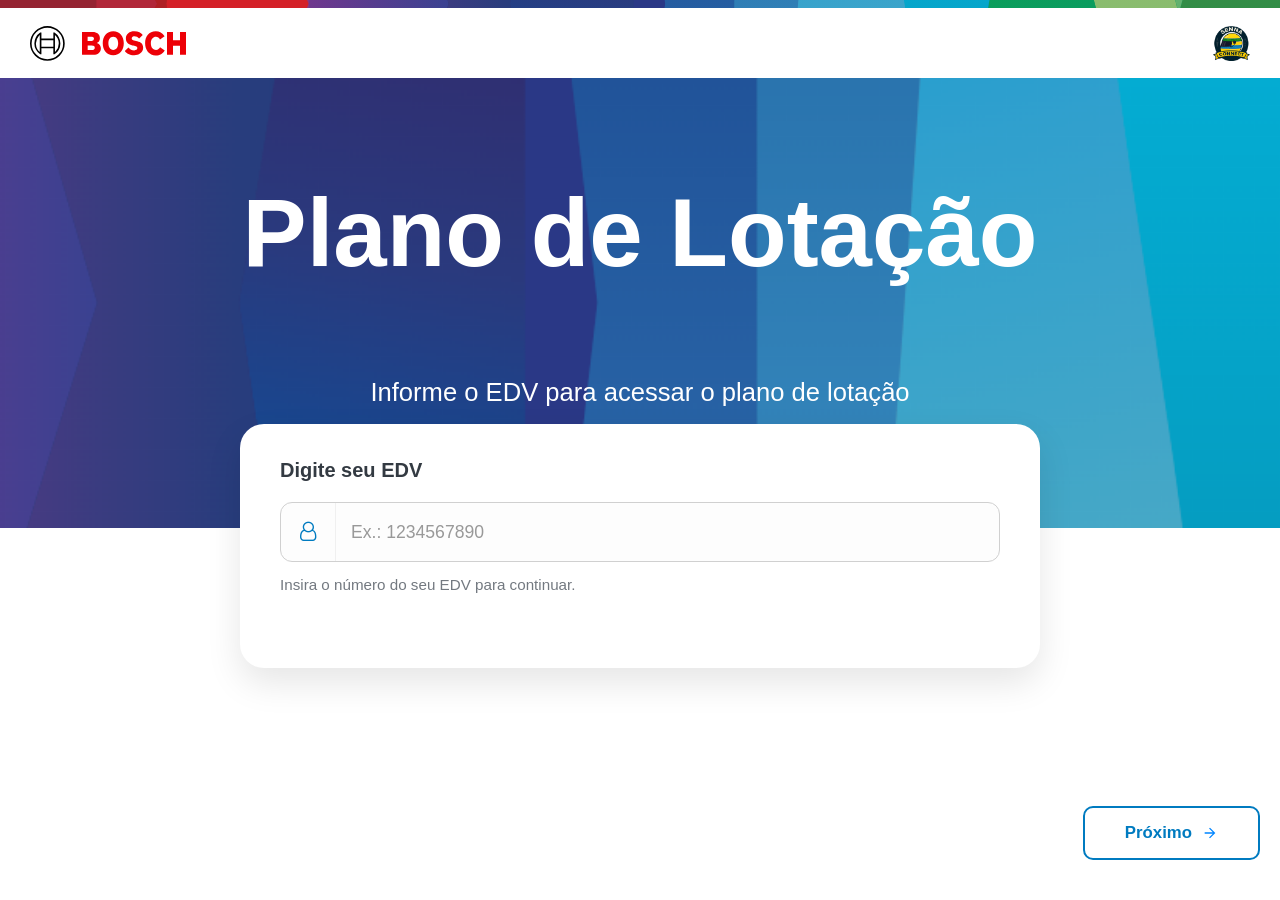
<file: Plano de Lotacao/public/frontend/index.html>
<!DOCTYPE html>
<html lang="pt-BR">
<head>
  <meta charset="UTF-8">
  <meta name="viewport" content="width=device-width, initial-scale=1.0">
  <title>Plano de Lotação</title>
  <link rel="stylesheet" href="https://cdnjs.cloudflare.com/ajax/libs/font-awesome/4.7.0/css/font-awesome.min.css">
  <link rel="stylesheet" href="style.css">
</head>
<body>
  <header id="header-bar"></header>

  <nav>
    <figure>
      <img src="images/bosch-logo.d801fe2509a37d2d.svg">
      <img src="images/LogoSENNACONNECT.png">
    </figure>
  </nav>

  <main class="content-wrapper">
    <section class="hero-section hero-login-section">
      <h1 class=" main-title">Plano de Lotação</h1>
      <span>Informe o EDV para acessar o plano de lotação</span>

      <div class="login-card" id="login-card">  
        <h3>Digite seu EDV</h3>

        <div class="input-icon-container">
          <div class="input-icon-left">
            <i class="fa fa-user-o" aria-hidden="true"></i>
          </div>
          <input
            type="number" 
            id="edv-login"
            class="input-custom-login"
            placeholder="Ex.: 1234567890"
            min="0"
            inputmode="numeric"
            data-max-digits="10"
            required
          >
        </div>

        <p class="input-help-text">Insira o número do seu EDV para continuar.</p>
        <p id="mensagem-login" class="mensagem-form"></p>
      </div>
    </section>
  </main>

  <footer class="footer-action">
    <button class="btn-proxima-tela" type="button">Próximo <img src="images/setaDireitaAzul.svg" alt=""></button>
  </footer>

  <script src="scripts/scripts.js"></script>
</body>
</html>
</file>
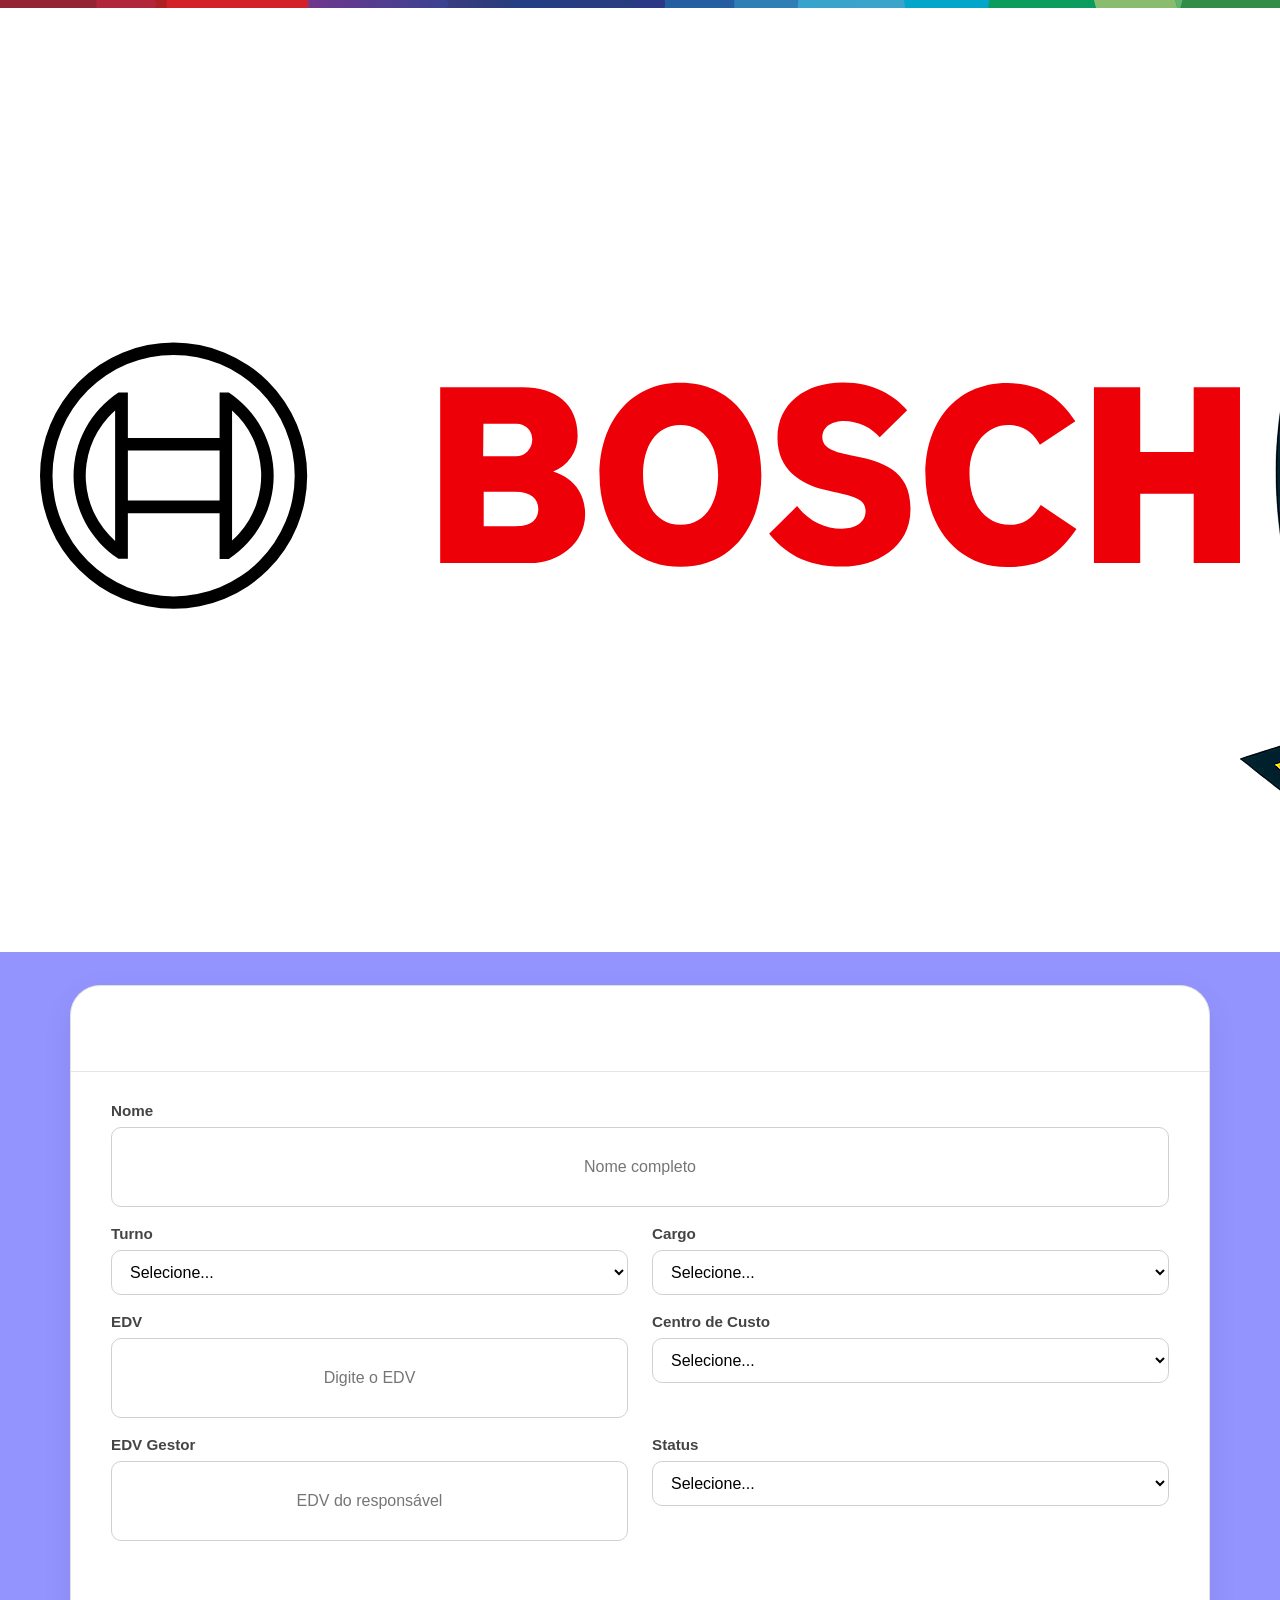
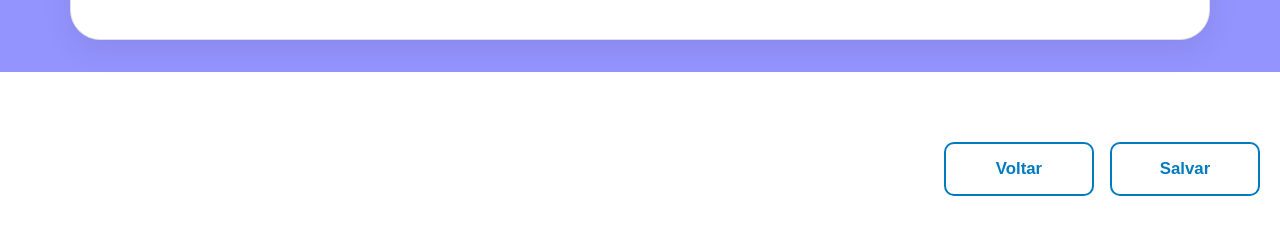
<file: Plano de Lotacao/public/frontend/cadastro-operador.html>
<!DOCTYPE html>
<html lang="pt-BR">
<head>
  <meta charset="UTF-8">
  <meta name="viewport" content="width=device-width, initial-scale=1.0">
  <title>Cadastro de Colaborador</title>
  <link rel="stylesheet" href="style.css">
</head>
<body>
  <header id="header-bar"></header>

  <main class="content-wrapper">
    <div class="logo-container logo-container-login">
      <img src="images/bosch-logo.d801fe2509a37d2d.svg" alt="Bosch Logo" class="logo">
      <img src="images/LogoSENNACONNECT.png" alt="Senna Connect" class="logo-senna">
    </div>

    <section class="form-section cadastro-operador-section">
      <div class="large-card">
        <div class="card-header">
          <h1>Cadastro de Operador</h1>
        </div>

        <div class="form-container">
          <form id="form-operador" class="form-grid">
            <input type="hidden" id="operador-id">

            <div class="input-group full-width">
              <label for="nome">Nome</label>
              <input type="text" id="nome" class="form-input" placeholder="Nome completo" maxlength="120" required>
            </div>

            <div class="input-group">
              <label for="turno">Turno</label>
              <select id="turno" class="form-select" required>
                <option value="" hidden>Selecione...</option>
                <option value="1º Turno">1º Turno</option>
                <option value="2º Turno">2º Turno</option>
                <option value="3º Turno">3º Turno</option>
              </select>
            </div>

            <div class="input-group">
              <label for="cargo">Cargo</label>
              <select id="cargo" class="form-select" required>
                <option value="" hidden>Selecione...</option>
                <option value="Ajustador">Ajustador</option>
                <option value="Operador">Operador</option>
                <option value="Operador 1">Operador I</option>
                <option value="Operador 2">Operador II</option>
                <option value="Operador 3">Operador III</option>
                <option value="Apontador de Produção">Apontador de Produção</option>
              </select>
            </div>

            <div class="input-group">
              <label for="edv">EDV</label>
              <input type="number" id="edv" class="form-input apenas-numeros" placeholder="Digite o EDV" min="0" inputmode="numeric" data-max-digits="10" required>
            </div>

            <div class="input-group">
              <label for="centro_custo">Centro de Custo</label>
              <select id="centro_custo" class="form-select" required>
                <option value="" hidden>Selecione...</option>
                <option value="685604">685604 - Usinagem Flex</option>
                <option value="685605">685605 - Montagem do GM</option>
                <option value="605606">605606 - Montagem L1</option>
                <option value="685607">685607 - Linha de Exames L1</option>
                <option value="685608">685608 - Usinagem AK</option>
                <option value="685609">685609 - Usinagem Final</option>
                <option value="685612">685612 - Sala Interlagos</option>
                <option value="685613">685613 - Usinagem LMN</option>
                <option value="685614">685614 - Usinagem GM</option>
                <option value="685615">685615 - Usinagem do jogo de valvula</option>
                <option value="685616">685616 - Usinagem grupo induzido CRIN 2/3</option>
                <option value="685617">685617 - Usinagem grupo induzido CRIN 1</option>
                <option value="685618">685618 - Montagem L3</option>
                <option value="685619">685619 - Linha de exames L3</option>
                <option value="685620">685620 - Montagem e exame Flex</option>
              </select>
            </div>

            <div class="input-group">
              <label for="edv_gestor">EDV Gestor</label>
              <input type="number" id="edv_gestor" class="form-input apenas-numeros" placeholder="EDV do responsável" min="0" inputmode="numeric" data-max-digits="10">
            </div>

            <div class="input-group">
              <label for="status">Status</label>
              <select id="status" class="form-select" required>
                <option value="" hidden>Selecione...</option>
                <option value="Ativo">Ativo</option>
                <option value="Afastado">Afastado</option>
                <option value="Emprestado">Emprestado</option>
                <option value="Férias">Férias</option>
                <option value="Inativo">Inativo</option>
              </select>
            </div>

            <p id="mensagem-form" class="mensagem-form full-width"></p>
          </form>
        </div>
      </div>
    </section>
  </main>

  <footer class="footer-actions-container">
    <button id="btn-voltar-operadores" class="btn-voltar" type="button">Voltar</button>
    <button id="btn-salvar-operador" class="btn-salvar" type="submit" form="form-operador">Salvar</button>
  </footer>

  <script src="scripts/scripts.js"></script>
</body>
</html>
</file>
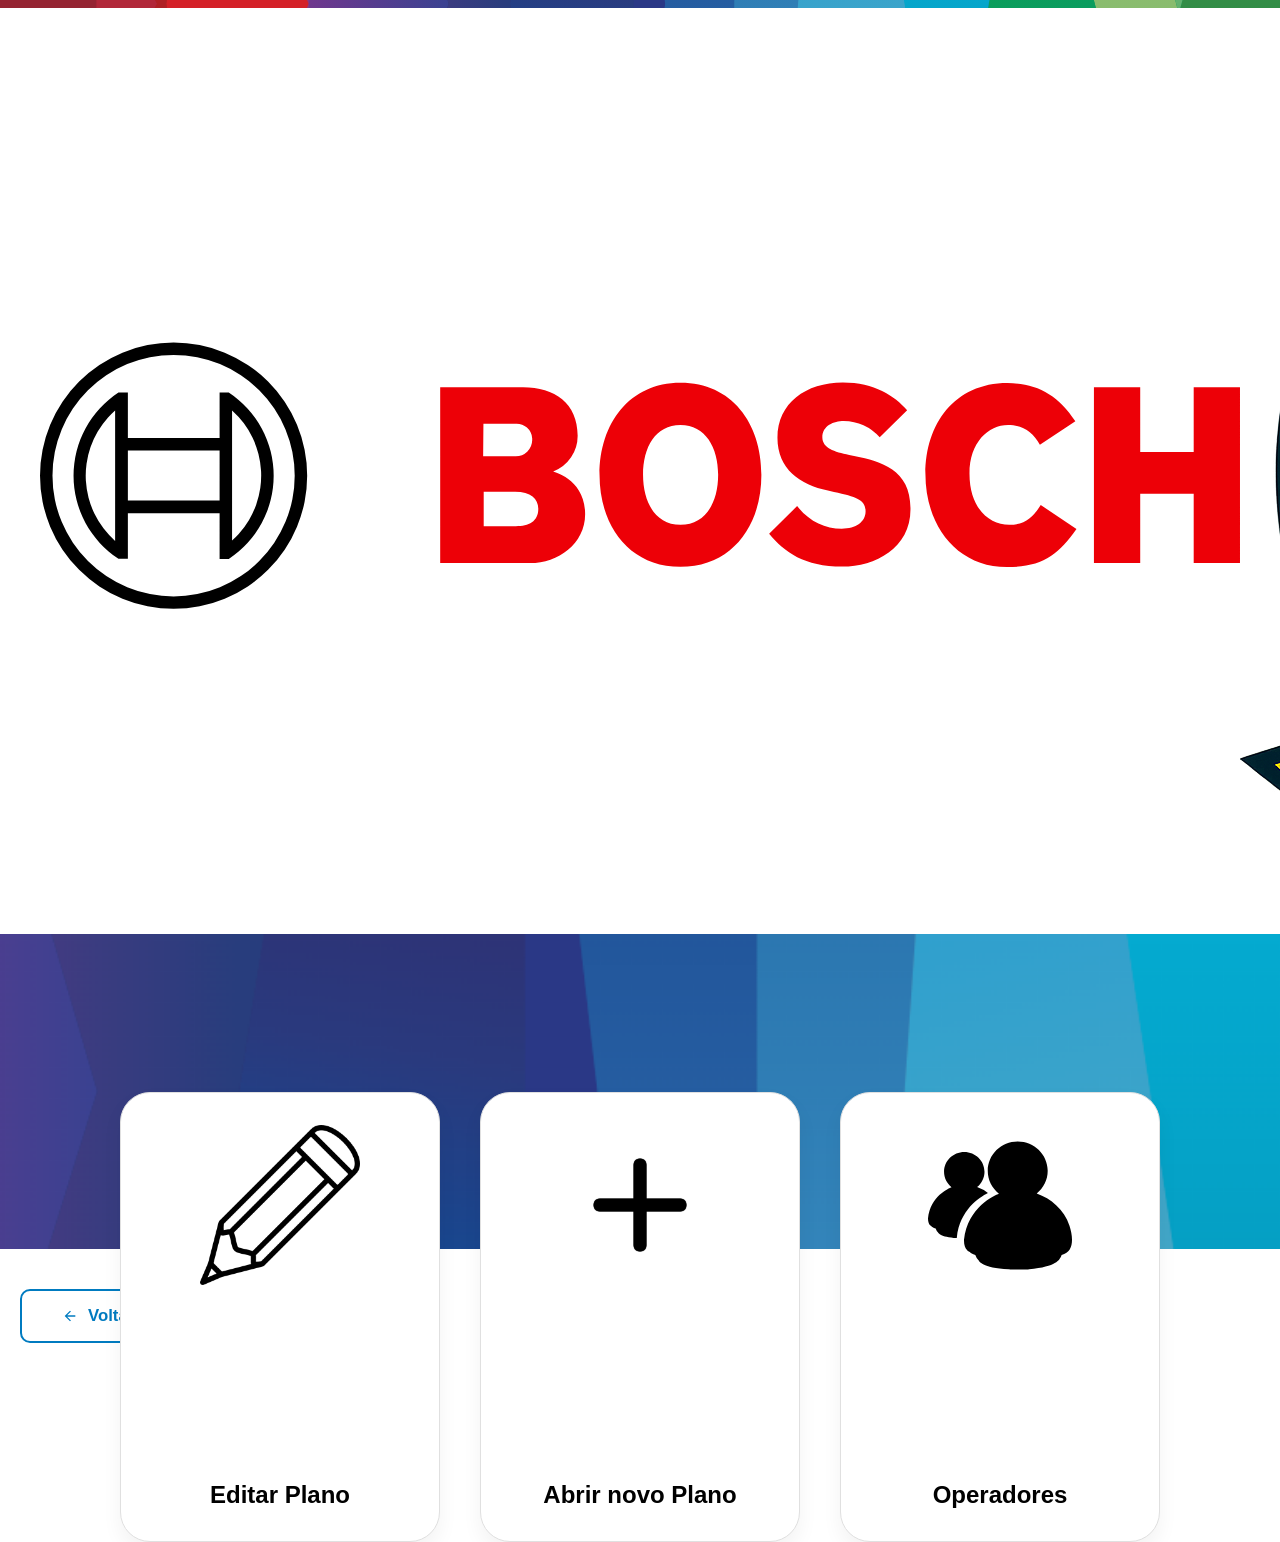
<file: Plano de Lotacao/public/frontend/menu.html>
<!DOCTYPE html>
<html lang="pt-BR">
<head>
  <meta charset="UTF-8">
  <meta name="viewport" content="width=device-width, initial-scale=1.0">
  <title>Plano de Lotação - Menu</title>
  <link rel="stylesheet" href="style.css">
</head>
<body>
  <header id="header-bar"></header>

  <main class="content-wrapper">
    <div class="logo-container logo-container-login">
      <img src="images/bosch-logo.d801fe2509a37d2d.svg" alt="Bosch Logo" class="logo">
      <img src="images/LogoSENNACONNECT.png" alt="Senna Connect" class="logo-senna">
    </div>

    <section class="hero-section hero-menu-section">
      <div class="cards-container cards-container-menu">
        <button class="menu-card" id="btn-edt-plano" type="button">
          <div class="icon-placeholder">
            <img src="images/LapisBtn.png" alt="Editar Plano">
          </div>
          <span>Editar Plano</span>
        </button>

        <button class="menu-card" id="btn-novo-plano" type="button">
          <div class="icon-placeholder">
            <img src="images/+.png" alt="Novo Plano">
          </div>
          <span>Abrir novo Plano</span>
        </button>

        <button class="menu-card" id="btn-operadores" type="button">
          <div class="icon-placeholder">
            <img src="images/operadores.svg" alt="Operadores">
          </div>
          <span>Operadores</span>
        </button>
      </div>
    </section>
  </main>

  <footer class="footer-left">
    <button id="btn-voltar" class="btn-voltar" type="button"><img src="images/set_esq_botao.svg" alt="">Voltar</button>
  </footer>

  <script src="scripts/scripts.js"></script>
</body>
</html>
</file>
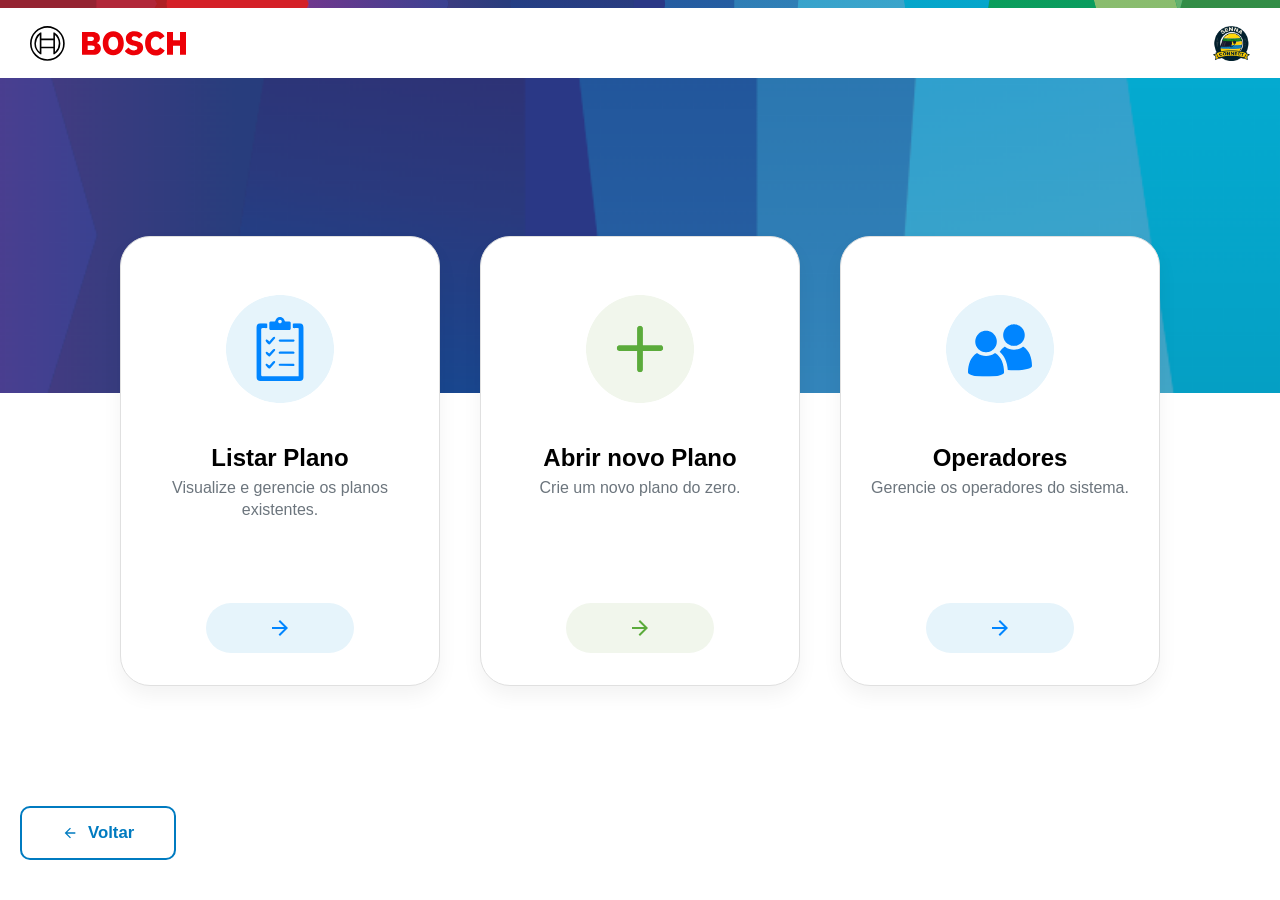
<file: Plano de Lotacao/public/frontend/menu2.html>
<!DOCTYPE html>
<html lang="pt-BR">
<head>
  <meta charset="UTF-8">
  <meta name="viewport" content="width=device-width, initial-scale=1.0">
  <title>Plano de Lotação - Menu</title>
  <link rel="stylesheet" href="style.css">
</head>
<body>
  <header id="header-bar"></header>

  <nav>
    <figure>
      <img src="images/bosch-logo.d801fe2509a37d2d.svg">
      <img src="images/LogoSENNACONNECT.png">
    </figure>
  </nav>
  
  <main class="content-wrapper">

    <section class="hero-section hero-menu-section">
      <div class="cards-container cards-container-menu">
        <button class="menu-card" id="btn-edt-plano" type="button">
          <div class="icon-placeholder">
            <img src="images/listar.svg" alt="Listar Plano">
          </div>
          <span class="card-title">Listar Plano</span>
          <small class="subButton">Visualize e gerencie os planos existentes.</small>
          <div class="buttonSquareBlue">
            <img src="images/setaDireitaAzul.svg" alt="">
          </div>
        </button>

        <button class="menu-card" id="btn-novo-plano" type="button">
          <div class="icon-placeholder">
            <img src="images/abrir.svg" alt="Abrir novo Plano">
          </div>
          <span class="card-title">Abrir novo Plano</span>
          <small class="subButton">Crie um novo plano do zero.</small>
          <div class="buttonSquareGreen">
            <img src="images/setaDireitaVerde.svg" alt="">
          </div>
        </button>

        <button class="menu-card" id="btn-operadores" type="button">
          <div class="icon-placeholder">
            <img src="images/oper.svg" alt="Operadores">
          </div>
          <span class="card-title">Operadores</span>
          <small class="subButton">Gerencie os operadores do sistema.</small>
          <div class="buttonSquareBlue">
            <img src="images/setaDireitaAzul.svg" alt="">
          </div>
        </button>
      </div>
    </section>
  </main>

  <footer class="footer-left">
    <button id="btn-voltar" class="btn-voltar" type="button"><img src="images/set_esq_botao.svg" alt="">Voltar</button>
  </footer>

  <script src="scripts/scripts.js"></script>
</body>
</html>
</file>
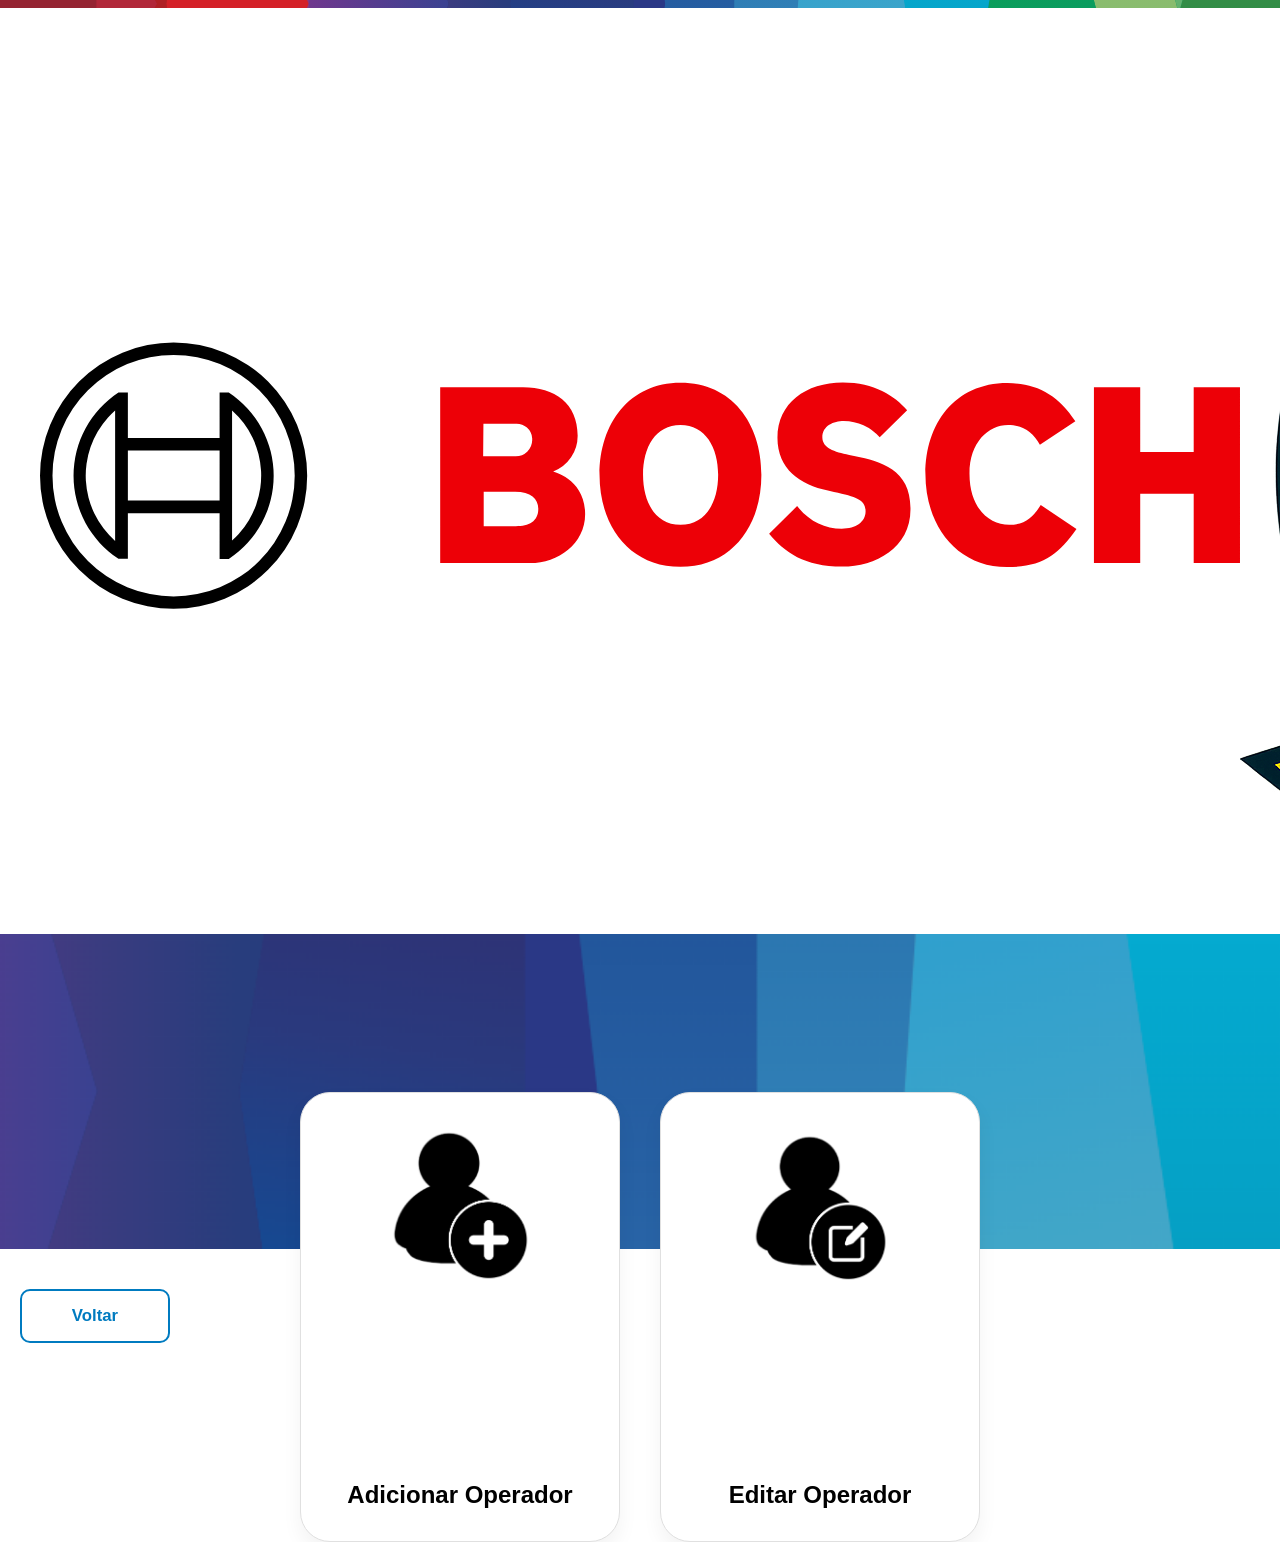
<file: Plano de Lotacao/public/frontend/menu_operadores.html>
<!DOCTYPE html>
<html lang="pt-BR">
<head>
  <meta charset="UTF-8">
  <meta name="viewport" content="width=device-width, initial-scale=1.0">
  <title>Plano de Lotação - Operadores</title>
  <link rel="stylesheet" href="style.css">
</head>
<body>
  <header id="header-bar"></header>

  <main class="content-wrapper">
    <div class="logo-container logo-container-login">
      <img src="images/bosch-logo.d801fe2509a37d2d.svg" alt="Bosch Logo" class="logo">
      <img src="images/LogoSENNACONNECT.png" alt="Senna Connect" class="logo-senna">
    </div>

    <section class="hero-section hero-menu-section">
      <div class="cards-container cards-container-menu operators-menu">
        <button class="menu-card" id="btn-add-operador" type="button">
          <div class="icon-placeholder">
            <img src="images/OperadorADD.png" alt="Adicionar Operador">
          </div>
          <span>Adicionar Operador</span>
        </button>

        <button class="menu-card" id="btn-listar-operadores" type="button">
          <div class="icon-placeholder">
            <img src="images/OperadorEDT.png" alt="Editar Operador">
          </div>
          <span>Editar Operador</span>
        </button>
      </div>
    </section>
  </main>

  <footer class="footer-left">
    <button id="btn-voltar-menu" class="btn-voltar" type="button">Voltar</button>
  </footer>

  <script src="scripts/scripts.js"></script>
</body>
</html>
</file>
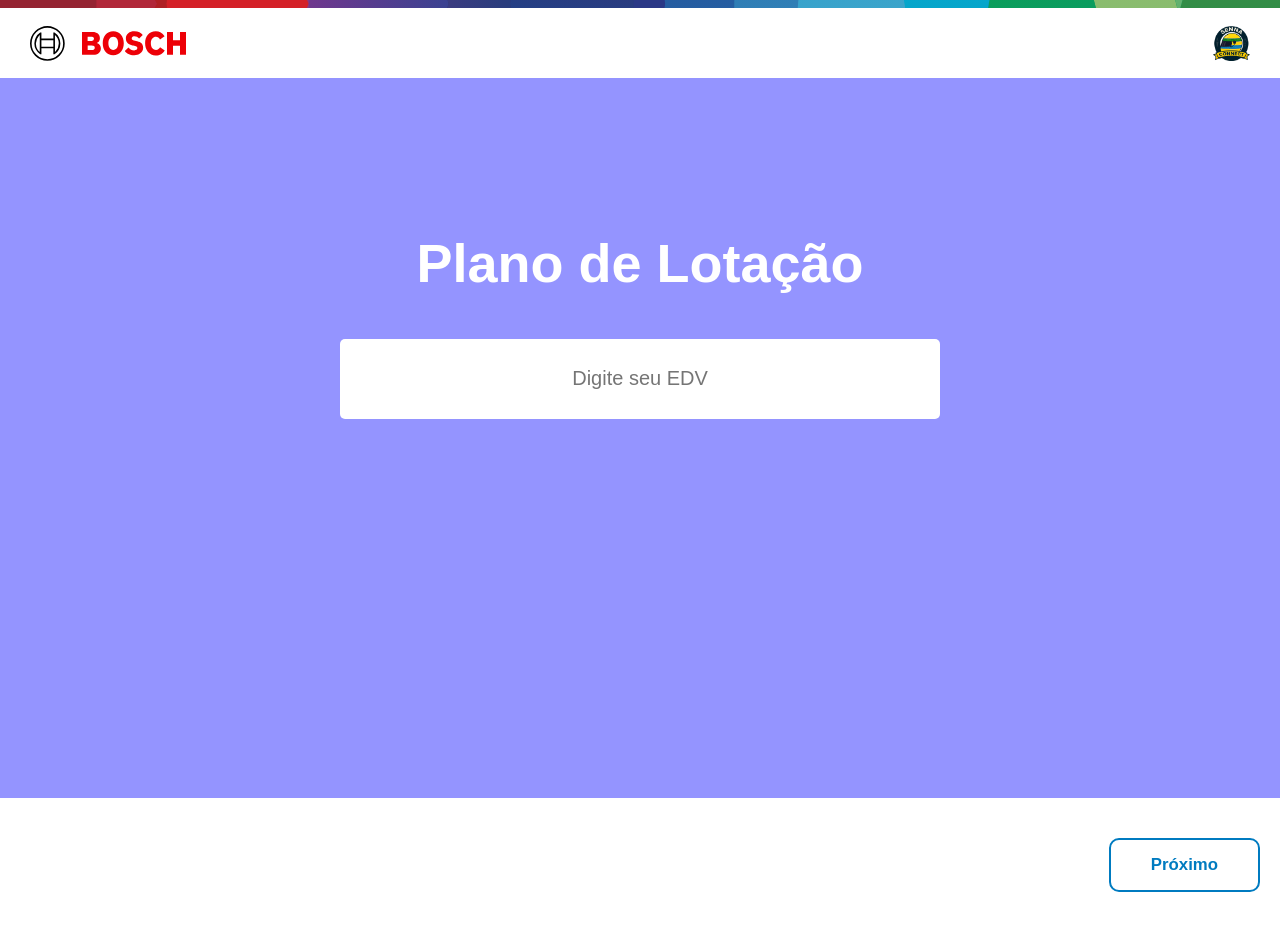
<file: Plano de Lotacao/public/frontend/teste.html>
<!DOCTYPE html>
<html lang="pt-br">
<head>
    <meta charset="UTF-8">
    <meta name="viewport" content="width=device-width, initial-scale=1.0">
    <title>Plano de Lotação</title>
    <link rel="stylesheet" href="style.css">
</head>
<body>
    <header id="header-bar"></header>
    <nav>
        <figure>
            <img src="images/bosch-logo.d801fe2509a37d2d.svg" >
            <img src="images/LogoSENNACONNECT.png" ">
        </figure>
    </nav>

    <section>
        <div id="login-card">

        </div>
        <h1>
            Plano de Lotação
        </h1>
    
        <input id="edv-login" type="text" placeholder="Digite seu EDV">
    </section>

    <footer class="footer-action">
        <button class="btn-proxima-tela" type="button">Próximo</button>
    </footer>


    <script src="scripts/scripts.js"></script>
</body>
</html>
</file>
<file: Plano de Lotacao/public/frontend/style.css>
:root {
  --bosch-blue: #007bc0;
  --bosch-light-blue: #31a0d3;
  --bosch-blue-dark: #005f99;
  --bosch-red: #e20015;
  --bosch-green: #6cb43f;
  --bosch-yellow: #f9b000;
  --bosch-black: #111111;
  --gray-100: #f2f2f2;
  --gray-200: #e5e5e5;
  --gray-300: #d0d0d0;
  --gray-500: #6c757d;
  --gray-700: #444444;
  --white: #ffffff;
  --success: #2e7d32;
  --error: #c62828;
  --shadow: 0 10px 30px rgba(0, 0, 0, 0.08);
}
* {
  box-sizing: border-box;
}

figure{
  width: 100%;
  height: 35px;
  margin: 0;

  display: flex;
  justify-content: space-between;

}

body {
  margin: 0;
  font-family: Arial, sans-serif;
  background-color: var(--white);
  color: var(--bosch-black);
  display: flex;
  flex-direction: column;
  min-height: 100vh;
}

nav{
  width: 100%;
  height: 70px;
  padding: 30px;

  display: flex;
  align-items: center;
  justify-content: space-between;
}

section{
  width: 100%;
  height: 80vh;
  background-color: rgb(148, 148, 255);  
  font-size: 4vh;
  color: white;
  padding-bottom: 30vh;

  display: flex;
  flex-direction: column;
  justify-content: center;
  align-items: center;
}


.content-wrapper {
  flex: 1;
}

#header-bar {
  height: 8px;
  width: 100%;
  background-image: url("images/bosch-supergraphic-bar.ed9d731214b9020c.svg");
  background-size: cover;
  background-position: center;
}

.logo-container {
  display: flex;
  justify-content: space-between;
  align-items: center;
  padding: 20px 40px 10px;
}


.hero-section {
  background-image: url("images/super_blue.png");
  background-size: cover;
  background-position: center;
  display: flex;
  flex-direction: column;
  align-items: center;

  width: 100%;
  height: 50vh;
}

.hero-login-section {
  position: relative;
  min-height: 44vh;
  justify-content: flex-start;
  padding-top: 100px;
}

.hero-menu-section {
  height: 35vh;
  justify-content: center;
  position: relative;
}

.main-title {
  color: #fff;
  font-size: 6rem;
  margin: 0;
  font-weight: bold;
  margin-bottom: 10vh;
}

input{
  width: 600px;
  height: 80px;
  border-radius: 5px;
  border: 0;
  text-align: center;
  font-weight: 70px;
  font-size: 20px;
}

.login-card {
  position: absolute;
  bottom: -140px;
  background-color: white;
  width: 80%;
  max-width: 800px;
  height: auto; /* Deixa o card se ajustar ao conteúdo organicamente */
  padding: 35px 40px;
  border-radius: 24px;
  box-shadow: 0 15px 35px rgba(0, 0, 0, 0.1); /* Sombra suave idêntica à imagem */
  text-align: left;
}

.input-icon-container {
  display: flex;
  align-items: center;
  width: 100%;
  height: 60px; /* Altura padrão para inputs elegantes */
  border: 1px solid #d0d0d0;
  border-radius: 12px;
  background-color: #fdfdfd;
  overflow: hidden;
  transition: border-color 0.2s, box-shadow 0.2s;
}

.input-icon-container:focus-within {
  border-color: var(--bosch-blue);
  box-shadow: 0 0 0 3px rgba(0, 123, 192, 0.15);
}

.input-icon-left {
  display: flex;
  align-items: center;
  justify-content: center;
  width: 55px;
  height: 100%;
  border-right: 1px solid #f0f0f0; /* Divisória sutil interna */
  color: var(--bosch-blue); /* Cor azul Bosch para o ícone */
  font-size: 1.2rem;
}

input.input-custom-login {
  flex: 1;
  height: 100%;
  border: none !important;
  outline: none !important;
  padding: 0 15px;
  font-size: 1.1rem;
  color: var(--bosch-black);
  text-align: left; /* Alinhado à esquerda como na foto */
  background: transparent;
}

/* Estilização do Placeholder (Texto fantasma de exemplo) */
input.input-custom-login::placeholder {
  color: #999999;
}

/* Texto de ajuda cinza logo abaixo do input */
.input-help-text {
  font-size: 0.95rem;
  color: #737980;
  margin-top: 14px;
  margin-bottom: 0;
}

h3 {
  font-size: 1.25rem;
  font-weight: bold;
  color: #333a42;
  margin-top: 0;
  margin-bottom: 20px;
}

.login-card h2 {
  font-size: 1.8rem;
  margin-top: 10px;
  margin-bottom: 25px;
}

.input-wrapper {
  width: 50%;
  margin: 0 auto;
  border: 1px solid #999;
  border-radius: 5px;
  padding: 10px;
}

.input-edv,
.search-input,
.form-input,
.form-select,
.readonly-output {
  width: 100%;
  border: none;
  outline: none;
  font-size: 1rem;
  background: transparent;
}

.input-edv {
  font-size: 1.5rem;
  text-align: center;
}

.form-input,
.form-select,
.search-input,
.readonly-output {
  border: 1px solid var(--gray-300);
  border-radius: 10px;
  padding: 12px 14px;
  background: white;
  
}

.form-input:focus,
.form-select:focus,
.search-input:focus {
  border-color: var(--bosch-blue);
  box-shadow: 0 0 0 3px rgba(0, 123, 192, 0.15);
}

.footer-action,
.footer-actions-container,
.footer-left {
  padding: 40px 20px 40px;
  display: flex;
}

.footer-action,
.footer-actions-container {
  justify-content: flex-end;
  gap: 16px;
}

.footer-left {
  justify-content: flex-start;
}

.footer-static {
  position: static;
}

.btn-proxima-tela,
.btn-voltar,
.btn-salvar {
  display: inline-flex;    
  align-items: center;
  justify-content: center; 
  gap: 10px;              
  
  background-color: white;
  color: var(--bosch-blue);
  border: 2px solid var(--bosch-blue); 
  padding: 15px 40px;       
  border-radius: 10px;
  font-size: 1.05rem;
  font-weight: bold;
  cursor: pointer;
  transition: background 0.3s, color 0.3s;
  min-width: 150px;
}

/* Garante que a imagem tenha o mesmo tamanho estático SEMPRE */
.btn-voltar img {
  width: 16px;   
  height: 16px;
  object-fit: contain;
}

/* 2. Aplica o hover de cor no BOTÃO */
.btn-voltar:hover {
  background-color: var(--bosch-blue);
  color: white;
}

/* 3. Troca apenas a origem da imagem no hover, sem alterar o tamanho dela */
.btn-voltar:hover img {
  content: url("images/set_esq_branca.svg");
}

.btn-voltar img,
.btn-proxima-tela img {
  width: 16px;   
  height: 16px;
  object-fit: contain;
}

.btn-proxima-tela:hover {
  background-color: var(--bosch-blue);
  color: white;
}

.btn-proxima-tela.active {
  background-color: var(--bosch-blue);
  color: white;
}

.btn-proxima-tela.active img {
  content: url("images/setaDireitaBranca.svg");
}

.btn-proxima-tela:hover img {
  content: url("images/setaDireitaBranca.svg");
}


.cards-container {
  display: flex;
  gap: 40px;
}

.cards-container-menu {
  position: absolute;
  top: 50%;
}

.subButton {
  font-size: 16px; /* Reduzido levemente de 20px para harmonizar com o layout */
  line-height: 1.4;
  color: #6c757d !important;
  text-align: center;
  margin-bottom: 20px; /* Garante espaço até o botão inferior */
  flex-grow: 1; /* Faz com que o texto ocupe o espaço central e empurre a seta para baixo */
}

.menu-card {
  background-color: white;
  border: 1px solid #e0e0e0;
  border-radius: 30px;
  width: 320px;
  min-height: 450px;
  display: flex;
  flex-direction: column;
  align-items: center;

  justify-content: space-between; 
  cursor: pointer;
  box-shadow: 0 10px 20px rgba(0,0,0,0.05);
  transition: transform 0.2s, box-shadow 0.2s;
  padding: 32px 24px; /* Aumentamos levemente o padding superior/inferior */
  outline: none;
}

.menu-card .card-title {
  font-weight: bold;
  font-size: 1.5rem;
  color: #000;
  text-align: center;
  margin-top: 15px;
  margin-bottom: 5px;
}

.menu-card:hover {
  transform: translateY(-5px);
  box-shadow: 0 15px 30px rgba(0,0,0,0.1);
}

.menu-card span {
  font-weight: bold;
  font-size: 1.5rem;
  margin-top: 40px;
  color: #000;
  text-align: center;
}
.icon-placeholder {
  width: 160px;  /* Ajustado para um tamanho interno mais equilibrado */
  height: 160px; 
  display: flex;
  align-items: center;
  justify-content: center;
}

.icon-placeholder img {
  width: 100%;
  height: 100%;
  object-fit: contain; /* Garante que a imagem não distorça */
}

.form-section {
  padding: 0 40px;
  display: flex;
  justify-content: center;
}

.buttonSquareBlue{
  width: 55%;
  height: 50px;
  background-color: #e6f4fb;
  border-radius: 60px;

  display: flex;
  justify-content: center;
  align-items: center;
}

.buttonSquareGreen{
  width: 55%;
  height: 50px;
  background-color:#f1f6ec;
  border-radius: 60px;

  display: flex;
  justify-content: center;
  align-items: center;
}

.cadastro-operador-section,
.cadastro-plano-section,
.busca-plano-section,
.operadores-section {
  margin-top: 18px;
  margin-bottom: 30px;
}

.large-card {
  background-color: white;
  width: 95%;
  max-width: 1200px;
  min-height: 60vh;
  border-radius: 30px;
  padding: 0;
  box-shadow: var(--shadow);
  border: 1px solid #e0e0e0;
  overflow: hidden;
}

.card-header {
  padding: 32px 40px 16px;
  border-bottom: 1px solid var(--gray-200);
}

.card-header h1 {
  font-size: 2rem;
  display: flex;
  align-items: baseline;
  gap: 14px;
  margin: 0;
  flex-wrap: wrap;
}

.user-info {
  font-size: 1rem;
  color: var(--gray-500);
}

.form-container {
  padding: 30px 40px 40px;
}

.form-grid {
  display: grid;
  grid-template-columns: repeat(2, minmax(220px, 1fr));
  gap: 18px 24px;
}

.input-group,
.full-width {
  display: flex;
  flex-direction: column;
  gap: 8px;
}

.full-width {
  grid-column: 1 / -1;
}

.input-group label,
.search-label {
  font-size: 0.95rem;
  color: var(--gray-700);
  font-weight: 600;
}

.search-section-in-card {
  padding: 30px 40px 12px;
}

.search-bar-wrapper {
  width: 100%;
}

.search-bar-inline,
.search-bar-no-padding {
  padding: 0;
}

.card-operadores {
  width: calc(100% - 80px);
  margin: 0 auto;
  display: grid;
  grid-template-columns: repeat(5, 1fr);
  gap: 16px;
}

.card-operadores > div {
  background: white;
  border-radius: 18px;
  padding: 18px;
  border: 1px solid var(--gray-200);
  box-shadow: 0 5px 20px rgba(0,0,0,0.04);
  text-align: center;
}

.card-operadores h4 {
  margin: 0 0 12px;
  font-size: 0.98rem;
}

.card-operadores p {
  margin: 0;
  font-size: 1.6rem;
  font-weight: bold;
}

.container-niveis {
  margin-top: 30px;
  display: grid;
  gap: 18px;
}

.nivel-card {
  border: 1px solid var(--gray-200);
  border-radius: 18px;
  padding: 22px;
  background: #fafcff;
}

.nivel-titulo {
  margin-top: 0;
  margin-bottom: 8px;
}

.campos-ids-container {
  margin-top: 18px;
}

.edv-row {
  margin-bottom: 15px;
  width: 100%;
}

.edv-row-grid {
  display: grid;
  grid-template-columns: minmax(180px, 220px) minmax(180px, 1fr) minmax(130px, 180px);
  gap: 15px;
  align-items: center;
}

.nome-operador-output,
.centro-custo-output {
  font-weight: bold;
  color: #333;
  font-size: 0.95rem;
}

.plan-list {
  display: flex;
  flex-direction: column;
  gap: 12px;
  padding: 0 40px 40px;
}

.plan-item {
  border: 1px solid var(--gray-200);
  border-radius: 14px;
  padding: 16px 18px;
  cursor: pointer;
  transition: background 0.2s ease, transform 0.2s ease;
  background: #fff;
}

.plan-item:hover {
  background: #f7fbff;
  transform: translateY(-2px);
}

.plan-item strong {
  color: var(--bosch-blue);
}

.plan-item-linha-secundaria {
  color: var(--gray-700);
  margin-top: 8px;
  font-size: 0.95rem;
}

.table-wrapper {
  overflow-x: auto;
  margin-top: 18px;
}

.operadores-table {
  width: 100%;
  border-collapse: collapse;
  min-width: 900px;
}

.operadores-table th,
.operadores-table td {
  padding: 14px 16px;
  border-bottom: 1px solid var(--gray-200);
  text-align: left;
  font-size: 0.95rem;
}

.operadores-table th {
  background: var(--gray-100);
}

.operadores-table tbody tr:hover {
  background: #fafcff;
}

.acoes-linha {
  display: flex;
  gap: 10px;
  flex-wrap: wrap;
}

.btn-acao {
  border: none;
  border-radius: 10px;
  padding: 10px 14px;
  color: #fff;
  cursor: pointer;
  font-weight: 600;
}

.btn-editar {
  background: var(--bosch-blue);
}

.btn-excluir {
  background: var(--bosch-red);
}

.mensagem-form {
  margin-top: 18px;
  margin-bottom: 0;
  min-height: 22px;
  font-weight: 50;
  text-align: center;
  font-size: 18px;


}

.mensagem-sucesso {
  color: var(--success);
}

.mensagem-erro {
  color: rgb(0, 0, 0);
}

.campo-invalido {
  border-color: var(--error) !important;
}

.readonly-output {
  background: #f8f9fa;
}

span{
  font-size: 1.6rem;
}

@media (max-width: 1200px) {
  .card-operadores {
    grid-template-columns: repeat(2, 1fr);
  }
}

@media (max-width: 900px) {
  .form-grid,
  .edv-row-grid,
  .card-operadores {
    grid-template-columns: 1fr;
  }

  .cards-container-menu {
    position: static;
    flex-direction: column;
    align-items: center;
    padding: 24px 0 48px;
  }

  .hero-menu-section {
    height: auto;
    padding-bottom: 40px;
  }

  .menu-card {
    width: min(100%, 360px);
    min-height: 260px;
  }

  .login-card {
    position: static;
    width: calc(100% - 40px);
    margin: 24px 20px 0;
  }

  .hero-login-section {
    min-height: auto;
    padding-bottom: 40px;
  }

  .main-title {
    margin-bottom: 30px;
    font-size: 2.2rem;
  }

  .input-wrapper {
    width: 100%;
  }

  .footer-action,
  .footer-actions-container,
  .footer-left,
  .form-section {
    padding-left: 20px;
    padding-right: 20px;
  }

  .logo-container {
    padding-left: 20px;
    padding-right: 20px;
  }

  .form-container,
  .card-header,
  .search-section-in-card,
  .plan-list {
    padding-left: 20px;
    padding-right: 20px;
  }
}

/* Remove spinner globalmente */
input[type=number]::-webkit-inner-spin-button,
input[type=number]::-webkit-outer-spin-button {
    -webkit-appearance: none;
    margin: 0;
}

/* Adicionado ao :root as variáveis da Alertbox */
:root {
  /* ... suas outras variáveis continuam aqui ... */
  --alert-info: #CDE8F6;
  --alert-info-text: #447EAF;
  --alert-warn: #F8F4D5;
  --alert-warn-text: #96722E;
  --alert-error: #ECC8C5;
  --alert-error-text: #B83C37;
  --alert-success: #DDF3D5;
  --alert-success-text: #597151;
}

/* ==========================================================================
   SISTEMA DE ALERTA UNIFICADO E CORRIGIDO (ALERTBOX)
   ========================================================================== */

/* Container global fixo no topo (não sai do lugar ao rolar a página) */
#alert-container {
  width: 100%;
  display: flex;
  flex-direction: column; /* Empilha os alertas um embaixo do outro caso surjam vários */
  align-items: center;
  position: fixed; /* Força ficar preso na tela do monitor */
  top: 20px;
  left: 0;
  z-index: 10000; /* Garante que fica acima de qualquer modal ou card */
  pointer-events: none; /* Não bloqueia cliques na página onde estiver vazio */
}

/* Estrutura da caixinha de mensagem */
.message-box {
  width: 440px;
  min-height: 55px;
  border-radius: 6px;
  margin-bottom: 12px;
  padding: 12px 20px; /* Espaçamento interno equilibrado */
  position: relative;
  display: flex;
  align-items: center;
  gap: 12px; /* Distância uniforme entre ícone, texto e botão X */
  box-shadow: 0 10px 25px rgba(0, 0, 0, 0.1);
  box-sizing: border-box;
  pointer-events: auto; /* Reativa o clique para o botão de fechar */
  
  /* Transição nativa de opacidade e escala para o JavaScript atuar */
  opacity: 1;
  transform: scale(1);
  transition: opacity 0.4s ease, transform 0.4s ease, display 0.4s ease;
}

/* Formatação do texto interno do alerta */
.message-text {
  font-size: 0.95rem;
  line-height: 1.4;
  flex: 1; /* Ocupa o espaço central disponível, empurrando o X para a direita */
}

/* Estilização dos ícones internos */
.message-box i {
  display: inline-flex;
  align-items: center;
  justify-content: center;
}

/* Botão de fechar (X) à extrema direita */
.message-box i.exit-button {
  margin-left: auto;
  opacity: 0.5;
  cursor: pointer;
  transition: opacity 0.2s ease;
}

.message-box i.exit-button:hover {
  opacity: 0.9;
}

/* --- Variações de Cores Baseadas no seu Design System --- */

.message-box-info {
  background-color: var(--alert-info);
  border: #7db5da 2px solid;
  color: var(--alert-info-text);
}

.message-box-warn {
  background-color: var(--alert-warn);
  border: #f1e797 2px solid;
  color: var(--alert-warn-text);
}

.message-box-error {
  background-color: var(--alert-error);
  border: #da938e 2px solid;
  color: var(--alert-error-text);
}

.message-box-success {
  background-color: var(--alert-success);
  border: #bce7ac 2px solid;
  color: var(--alert-success-text);
}
</file>
